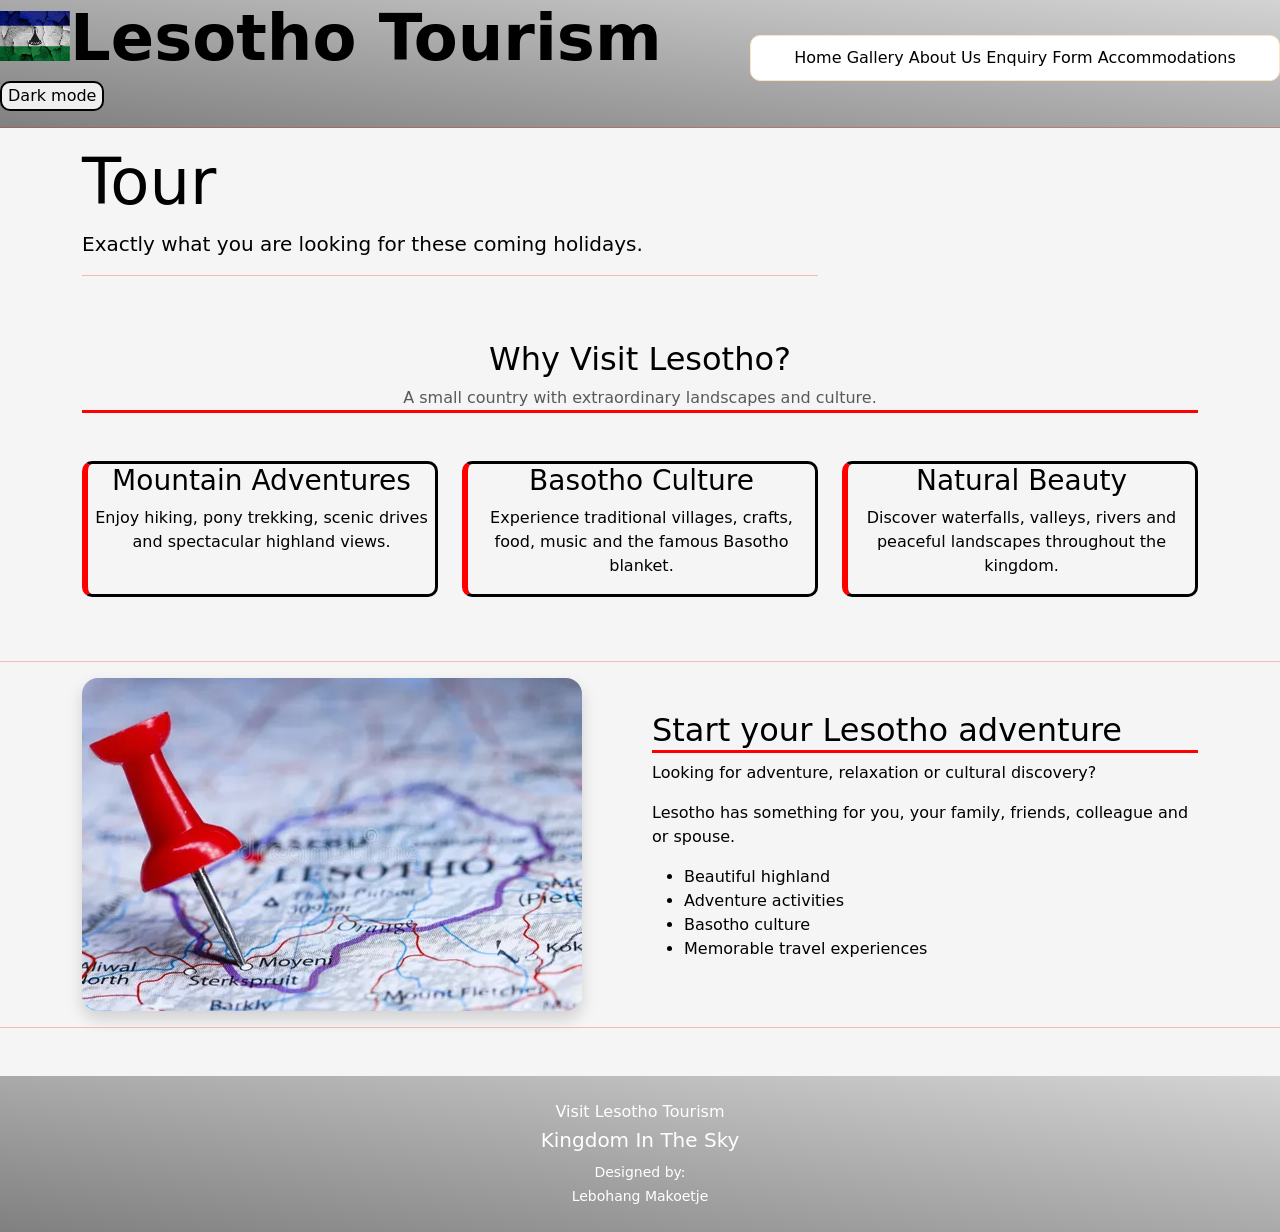
<file: index.html>
<!DOCTYPE html>
<html lang="en">
<head>
  <meta charset="UTF-8">
  <meta name="viewport" content="width=device-width, initial-scale=1.0">
  <meta name="description" content="Discover Lesotho tourism, destinations, activities and accommodation.">
  <title>Visit Lesotho | Home</title>
  <link href="https://cdn.jsdelivr.net/npm/bootstrap@5.3.3/dist/css/bootstrap.min.css" rel="stylesheet">
  <link rel="stylesheet" href="style.css">
</head>

<body>

<header>
      <h1 class="display-3 fw-bold"><img src="lesotho flag.jpg" class="logo"/>Lesotho Tourism</h1>
         <div>
          <nav class="nav-bar">
          <a href="index.html">Home</a>
          <a href="gallery.html">Gallery</a>
          <a href="about us.html">About Us</a>
          <a href="contact.html">Enquiry Form</a>
          <a href="accommodations.html">Accommodations</a>
        </nav>
       <button type="button" onclick="darkmode()">Dark mode</button>
        <hr>
      </div>
</header>
<div>
  
<main>
  <section>
    <div class="container">
      <div class="row">
        <div class="col-lg-8">
          <h4 class="display-3">Tour</h4>
          <p class="lead">Exactly what you are looking for these coming holidays.</p>
          <hr>
        </div>
      </div>
    </div>
  </section>

  <section class="py-5">
    <div class="container">
      <div class="text-center mb-5">
        <h2>Why Visit Lesotho?</h2>
        <p class="text-muted">A small country with extraordinary landscapes and culture.</p>
      </div>

      <div class="row g-4">
        <article class="col-md-4">
          <div class="feature-card h-100">
            <h3>Mountain Adventures</h3>
            <p>Enjoy hiking, pony trekking, scenic drives and spectacular highland views.</p>
          </div>
        </article>

        <article class="col-md-4">
          <div class="feature-card">
            <h3>Basotho Culture</h3>
            <p>Experience traditional villages, crafts, food, music and the famous Basotho blanket.</p>
          </div>
        </article>
        <article class="col-md-4">
          <div class="feature-card h-100">
            <h3>Natural Beauty</h3>
            <p>Discover waterfalls, valleys, rivers and peaceful landscapes throughout the kingdom.</p>
          </div>
        </article>
      </div>
    </div>
  </section>
  <hr>
  <section>
    <div class="container">
      <div class="row align-items-center g-4">
        <div class="col-lg-6">
          <img class="img-fluid rounded-4 shadow" src="Lesothomap.webp"/>
        </div>
        <div class="col-lg-6">
          <h2 class="h2">Start your Lesotho adventure</h2>
           <p>Looking for adventure, relaxation or cultural discovery?<br></p>
            <p>Lesotho has something for you, your family, friends, colleague and or spouse.</p>

          <ul class="check-list">
            <li>Beautiful highland</li>
            <li>Adventure activities</li>
            <li>Basotho culture</li>
            <li>Memorable travel experiences</li>
          </ul>
          
        </div>
      </div>
    </div>
  </section>
</main>
</div>
<hr>
  <footer class="footer mt-5">
   <div class="container py-4 text-center">
    <p class="mb-1">Visit Lesotho Tourism</p>
    
     <h5>Kingdom In The Sky</h5>
    <small>Designed by:<br>Lebohang Makoetje</small>
  </div>
</footer>

<script>
  
  function darkmode(){
    var element = document.body;
    element.classList.toggle("dark-mode");
  }
</script>
 </body>

</html>
</file>
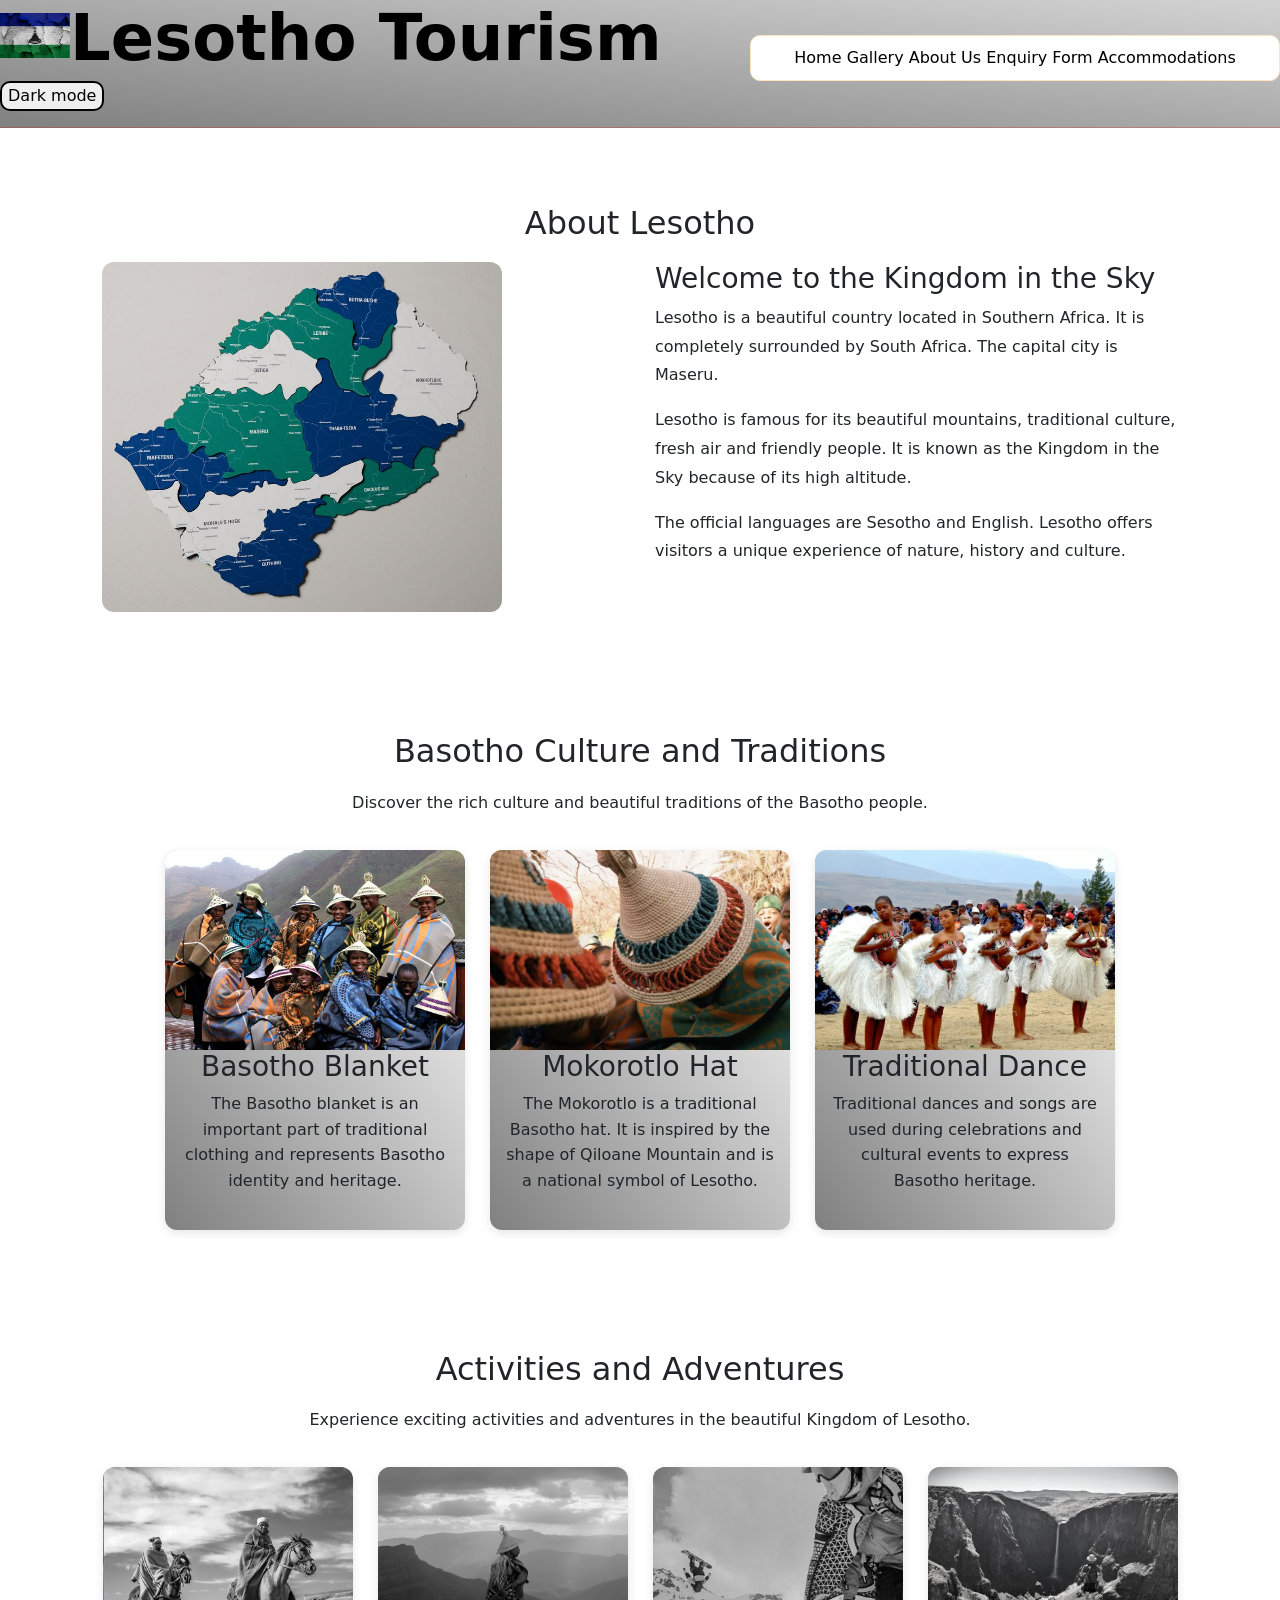
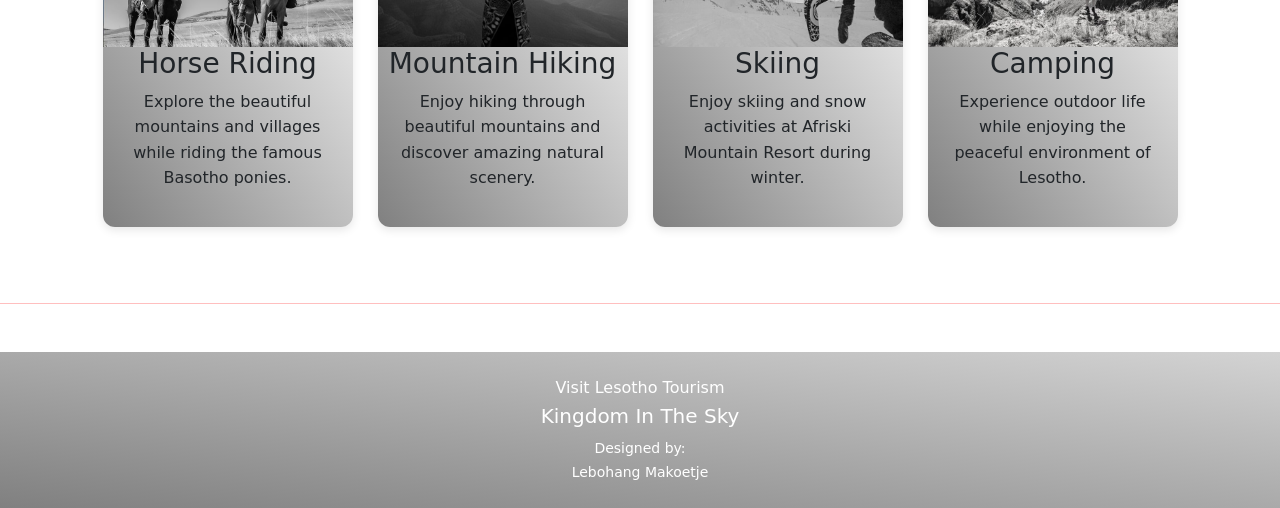
<file: about us.html>
<!DOCTYPE html>
<html lang="en">

<head>
  <meta charset="UTF-8">
  <meta name="viewport" content="width=device-width, initial-scale=1.0">
  <meta name="description" content="Discover Lesotho tourism, destinations, activities and accommodation.">
  <title>Visit Lesotho | About us</title>
  <link href="https://cdn.jsdelivr.net/npm/bootstrap@5.3.3/dist/css/bootstrap.min.css" rel="stylesheet">
  <link rel="stylesheet" href="About us.css">

</head>

<body>
<header>
      <h1 class="display-3 fw-bold"><img src="lesotho flag.jpg" class="logo"/>Lesotho Tourism</h1>
         <div>
          <nav>
          <a href="index.html">Home</a>
          <a href="gallery.html">Gallery</a>
          <a href="about us.html">About Us</a>
          <a href="contact.html">Enquiry Form</a>
          <a href="accommodations.html">Accommodations</a>
        </nav>
         <button type="button" onclick="darkmode()">Dark mode</button>
        <hr>
      </div>
</header>
 <section id="about" class="about-section">

    <h2>About Lesotho</h2>

    <div class="about-container">

        <div class="about-image">
            <img src="our map cool.jpg" alt="Lesotho Mountains">
        </div>

        <div class="about-text">
            <h3>Welcome to the Kingdom in the Sky</h3>

            <p>
                Lesotho is a beautiful country located in Southern Africa.
                It is completely surrounded by South Africa.
                The capital city is Maseru.
            </p>

            <p>
                Lesotho is famous for its beautiful mountains,
                traditional culture, fresh air and friendly people.
                It is known as the Kingdom in the Sky because
                of its high altitude.
            </p>

            <p>
                The official languages are Sesotho and English.
                Lesotho offers visitors a unique experience
                of nature, history and culture.
            </p>

        </div>

    </div>

</section>


<!-- SECTION 4: BASOTHO CULTURE AND TRADITIONS -->
<section id="culture" class="culture-section">

    <h2>Basotho Culture and Traditions</h2>

    <p class="section-intro">
        Discover the rich culture and beautiful traditions
        of the Basotho people.
    </p>

    <div class="culture-container">

        <div class="culture-card">
            <img src="blankets.jpg" alt="Basotho Blanket">
            <h3>Basotho Blanket</h3>
            <p>
                The Basotho blanket is an important part of
                traditional clothing and represents Basotho
                identity and heritage.
            </p>
        </div>

        <div class="culture-card">
            <img src="mokorotlo.jpg" alt="Mokorotlo Hat">
            <h3>Mokorotlo Hat</h3>
            <p>
                The Mokorotlo is a traditional Basotho hat.
                It is inspired by the shape of Qiloane Mountain
                and is a national symbol of Lesotho.
            </p>
        </div>

        <div class="culture-card">
            <img src="dancing.jpg" alt="Basotho Traditional Dance">
            <h3>Traditional Dance</h3>
            <p>
                Traditional dances and songs are used during
                celebrations and cultural events to express
                Basotho heritage.
            </p>
        </div>

    </div>

</section>


<!-- SECTION 5: ACTIVITIES AND ADVENTURES -->
<section id="activities" class="activities-section">

    <h2>Activities and Adventures</h2>

    <p class="section-intro">
        Experience exciting activities and adventures
        in the beautiful Kingdom of Lesotho.
    </p>

    <div class="activities-container">

        <div class="activity-card">
            <img src="horse riding.jpg" alt="Horse Riding">
            <h3>Horse Riding</h3>
            <p>
                Explore the beautiful mountains and villages
                while riding the famous Basotho ponies.
            </p>
        </div>

        <div class="activity-card">
            <img src="hiking.jpg" alt="Mountain Hiking">
            <h3>Mountain Hiking</h3>
            <p>
                Enjoy hiking through beautiful mountains
                and discover amazing natural scenery.
            </p>
        </div>

        <div class="activity-card">
            <img src="skiing e.jpg" alt="Skiing">
            <h3>Skiing</h3>
            <p>
                Enjoy skiing and snow activities at Afriski
                Mountain Resort during winter.
            </p>
        </div>

        <div class="activity-card">
            <img src="camping.jpg" alt="Camping">
            <h3>Camping</h3>
            <p>
                Experience outdoor life while enjoying
                the peaceful environment of Lesotho.
            </p>
        </div>

    </div>

</section>
<hr>
  <footer class="footer mt-5">
   <div class="container py-4 text-center">
    <p class="mb-1">Visit Lesotho Tourism</p>
    
     <h5>Kingdom In The Sky</h5>
    <small>Designed by:<br>Lebohang Makoetje</small>
  </div>
</footer>
<script>
      function darkmode(){
    var element = document.body;
    element.classList.toggle("dark-mode");
  }
</script>
</body>

</html>
</file>
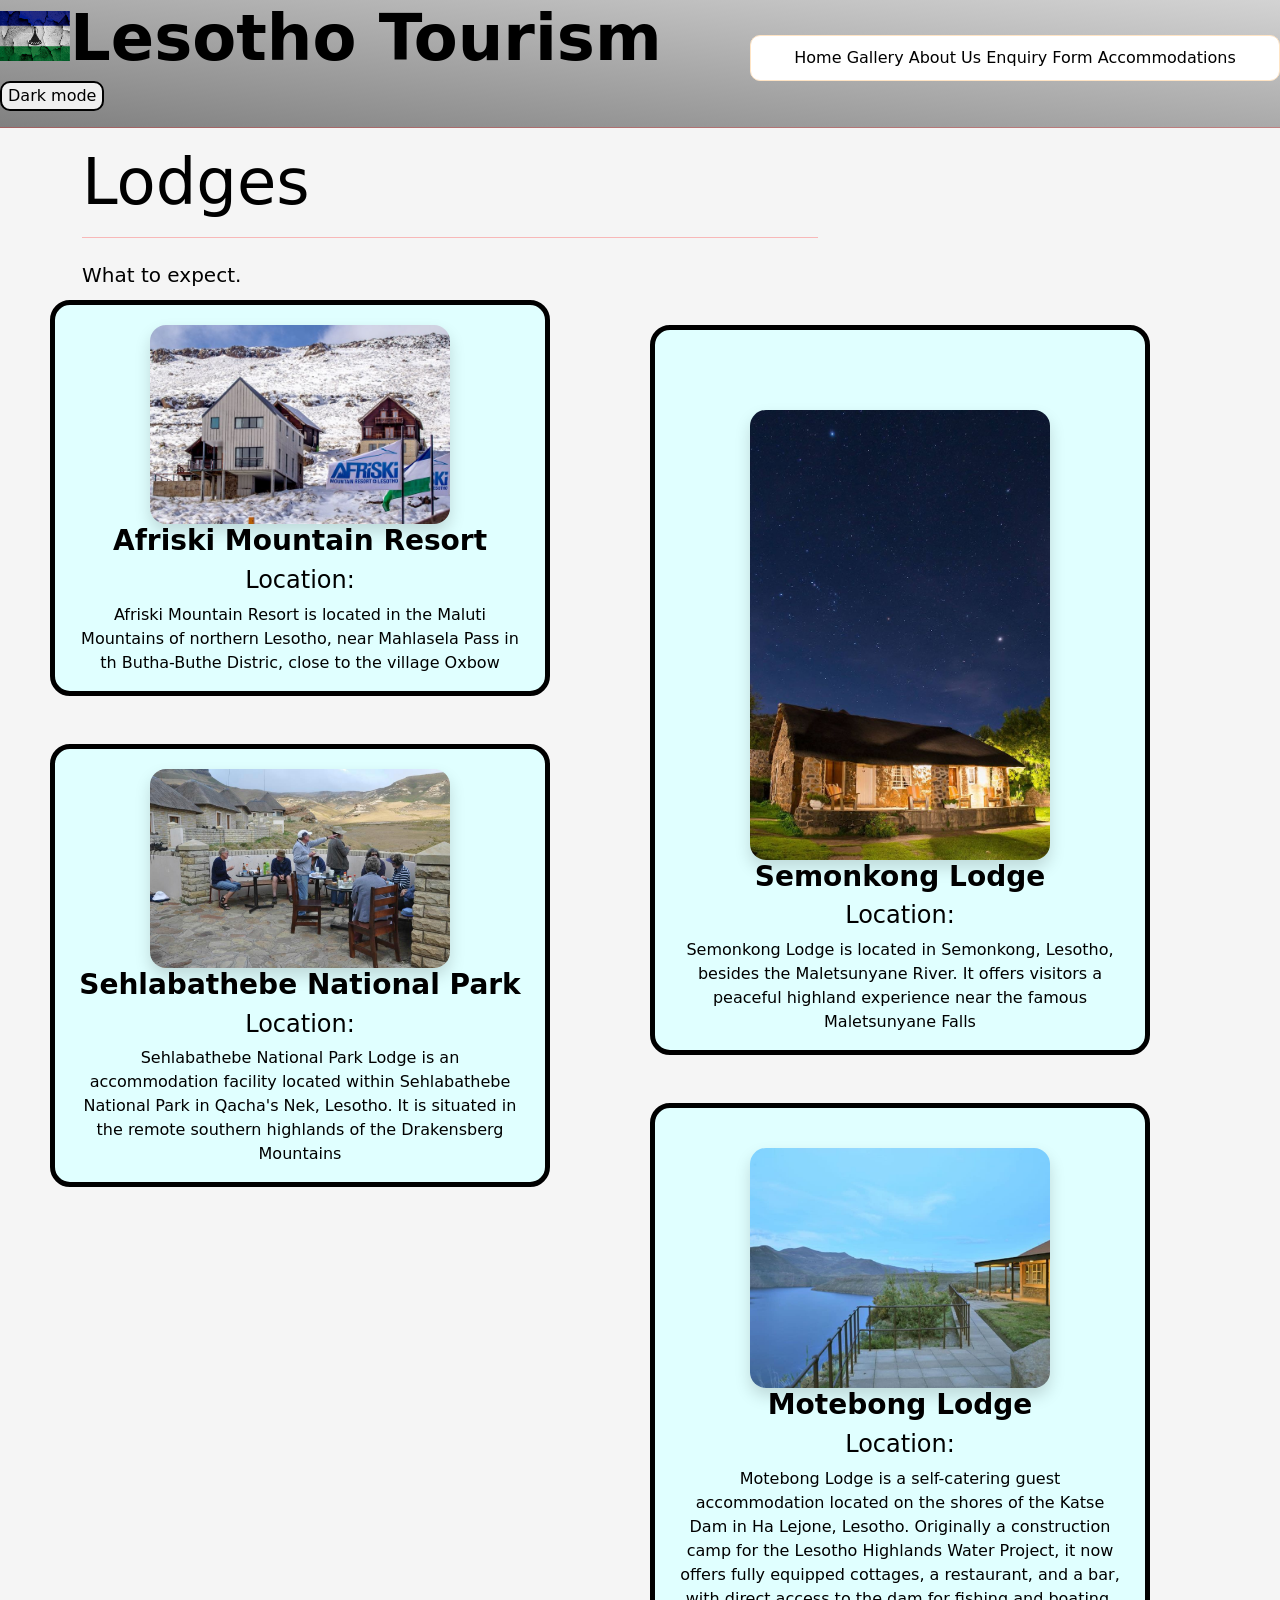
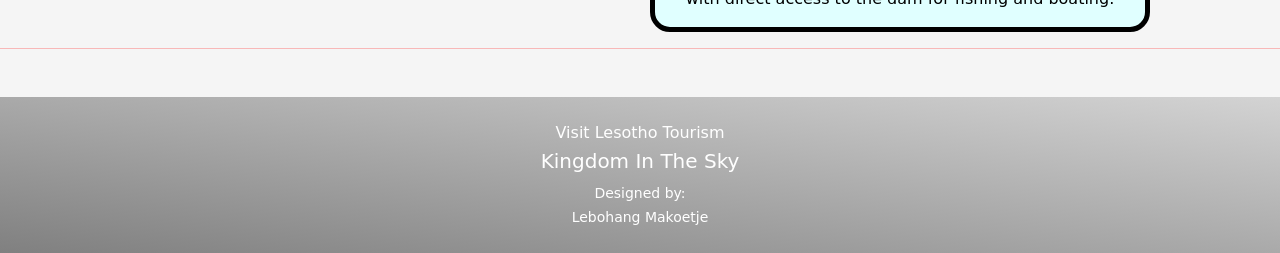
<file: accommodations.html>
<!DOCTYPE html>
<html lang="en">

<head>
  <meta charset="UTF-8">
  <meta name="viewport" content="width=device-width, initial-scale=1.0">
  <meta name="description" content="Discover Lesotho tourism, destinations, activities and accommodation.">
  <title>Visit Lesotho | Destinations</title>
  <link href="https://cdn.jsdelivr.net/npm/bootstrap@5.3.3/dist/css/bootstrap.min.css" rel="stylesheet">
  <link rel="stylesheet" href="style.css">
</head>

<body>
<header>
      <h1 class="display-3 fw-bold"><img src="lesotho flag.jpg" class="logo"/>Lesotho Tourism</h1>
         <div>
          <nav class="nav-bar">
          <a href="index.html">Home</a>
          <a href="gallery.html">Gallery</a>
          <a href="about us.html">About Us</a>
          <a href="contact.html">Enquiry Form</a>
          <a href="accommodations.html">Accommodations</a>
        </nav>
        <button type="button" onclick="darkmode()">Dark mode</button>
        <hr>
      </div>
</header>
<main>
  <section>
    <div class="container">
      <div class="row">
        <div class="col-lg-8">
          <h4 class="display-3" class="lodge">Lodges</h4>
          <hr>
          <p class="lead">What to expect.</p>
        </div>
      </div>
    </div>
  </section>

    <section class="resbig">
      <div class=res1>
        <img class="img-fluid rounded-4 shadow" src="Afriski Mountain Resort_.jfif" alt="Snow in lesotho" width="300px" height="400px" />
        <h3><strong>Afriski Mountain Resort</strong></h3>
        <h4>Location: </h4>
        <p>Afriski Mountain Resort is located in the Maluti Mountains of northern Lesotho, near Mahlasela Pass in th Butha-Buthe Distric, close to the village Oxbow</p>
         </div>
<br><br>
      <div class=res1>
       <img class="img-fluid rounded-4 shadow" src="Sehlabathebe lodge.jpg" alt="Sehlabathebe-park" width="300px" height="400px" />
         <h3><strong>Sehlabathebe National Park</strong></h3>
          <h4>Location: </h4>
            <p>Sehlabathebe National Park Lodge is an accommodation facility located within Sehlabathebe National Park in Qacha's Nek, Lesotho.  It is situated in the remote southern highlands of the Drakensberg Mountains</p>
             </div>
<br><br><br><br><br><br><br>
  <div class="res2">
      <img class="img-fluid rounded-4 shadow" src="semonkong lodge.jpg" alt="Semonkong-Lodge" width="300px" height="400px" />
        <h3><strong>Semonkong Lodge</strong></h3>
         <h4>Location: </h4>
          <p>Semonkong Lodge is located in Semonkong, Lesotho, besides the Maletsunyane River. It offers visitors a peaceful highland experience near the famous Maletsunyane Falls</p>
         </div>
         <br><br>
  <div class="res3">
      <img class="img-fluid rounded-4 shadow" src="katse dam acc.jpg" alt="Semonkong-Lodge" width="300px" height="400px" />
        <h3><strong>Motebong Lodge</strong></h3>
         <h4>Location: </h4>
          <p>Motebong Lodge is a self-catering guest accommodation located on the shores of the Katse Dam in Ha Lejone, Lesotho.  Originally a construction camp for the Lesotho Highlands Water Project, it now offers fully equipped cottages, a restaurant, and a bar, with direct access to the dam for fishing and boating.</p>
         </div>
       </section>
     </main>

    <hr>

<div>
<footer class="footer mt-5">
  <div class="container py-4 text-center">
    <p class="mb-1">Visit Lesotho Tourism</p>
    
    <h5>Kingdom In The Sky</h5>
    <small>Designed by:<br>Lebohang Makoetje</small>
  </div>
</footer>
</div>

<script>
  
  function darkmode(){
    var element = document.body;
    element.classList.toggle("dark-mode");
  }
</script>

   </body>

</html>
</file>
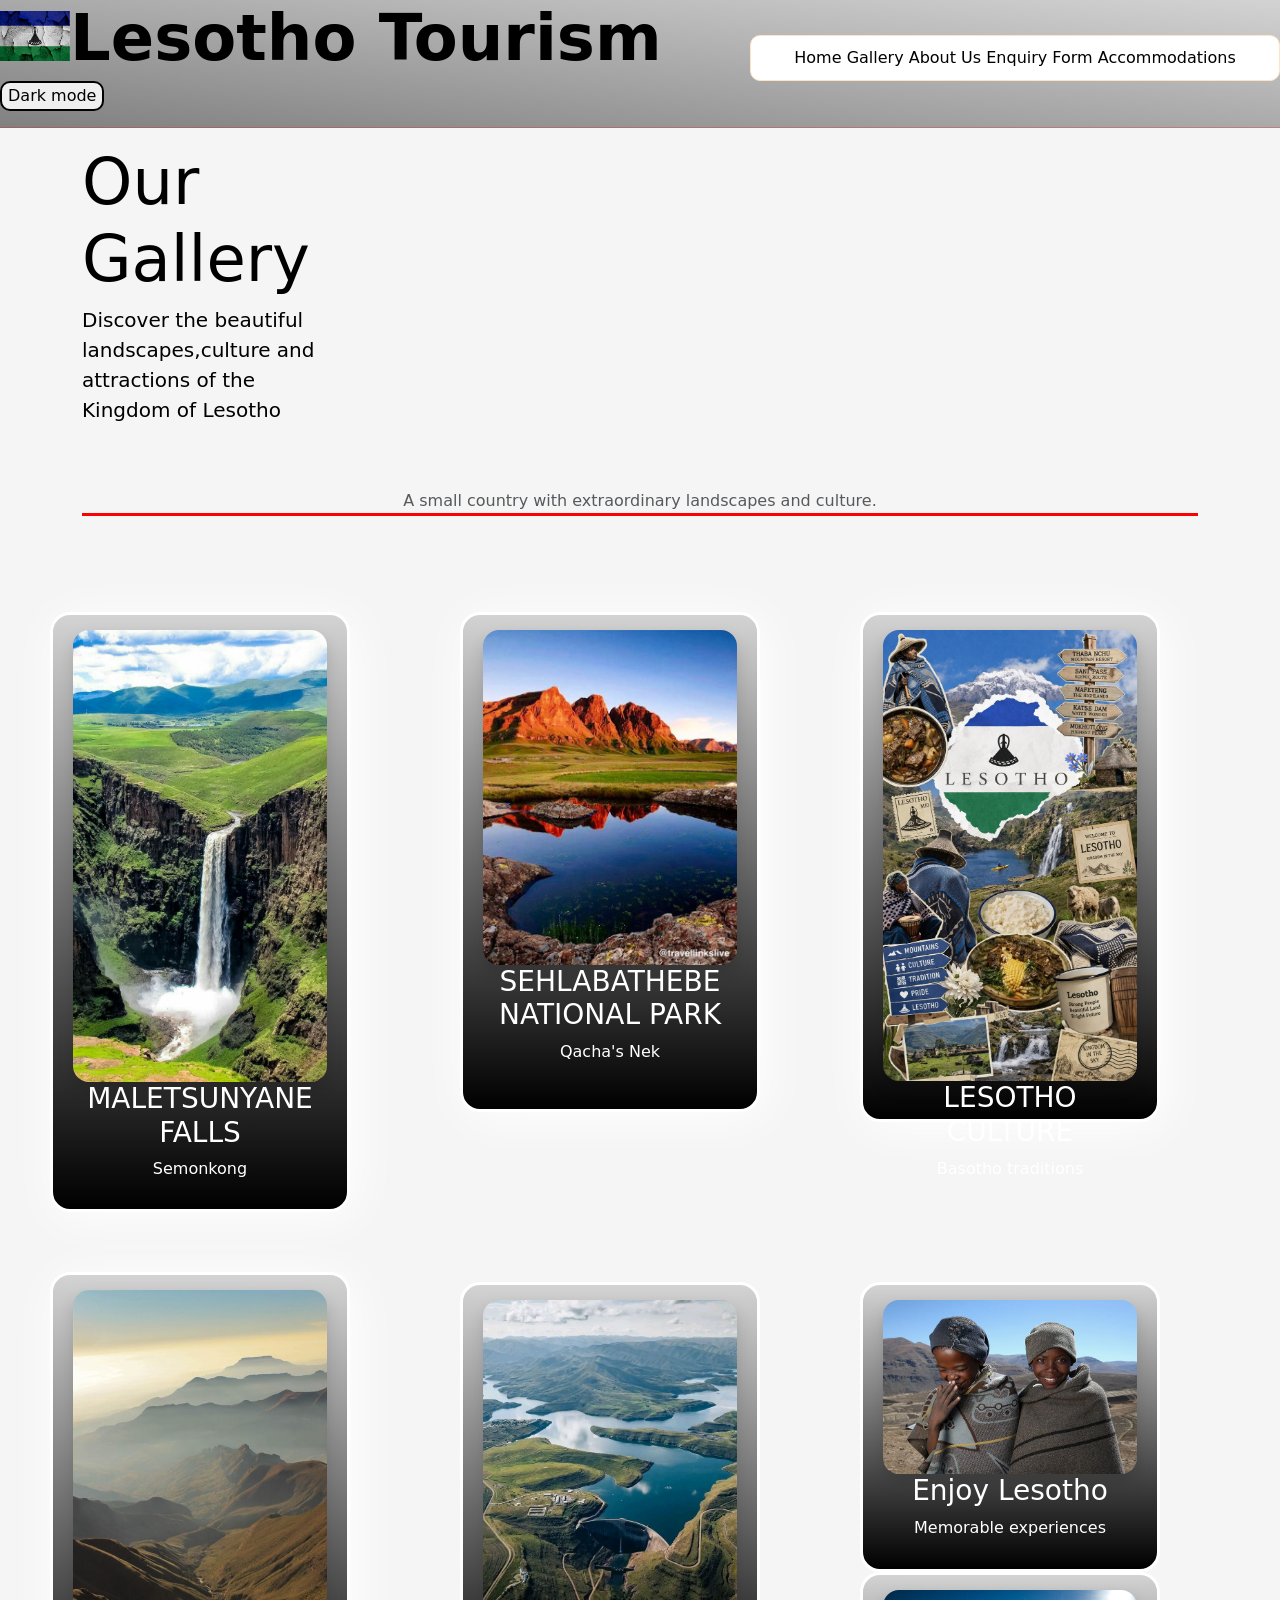
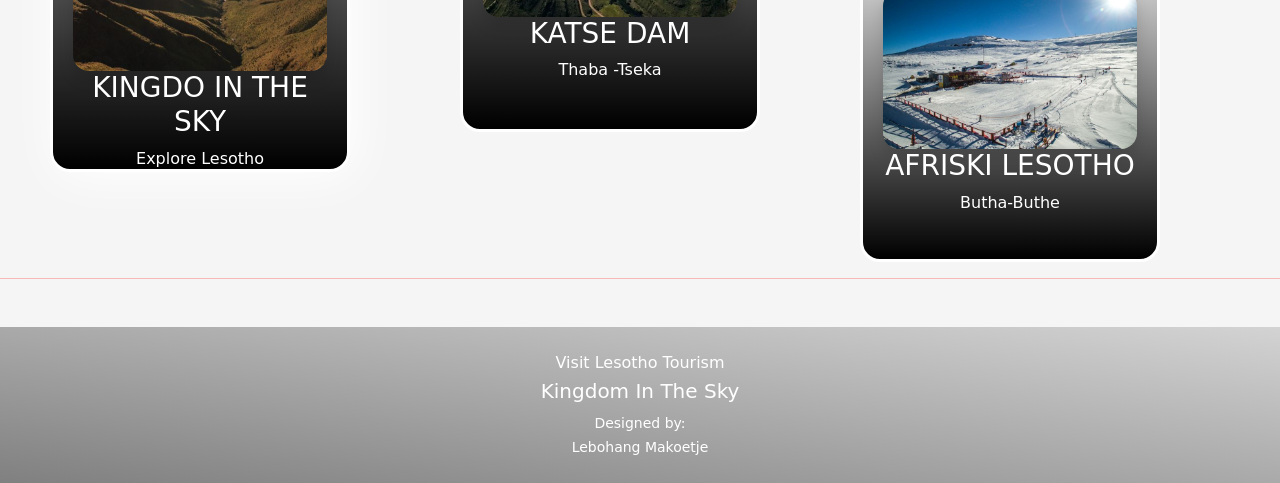
<file: gallery.html>
<!DOCTYPE html>
<html lang="en">

<head>
  <meta charset="UTF-8">
  <meta name="viewport" content="width=device-width, initial-scale=1.0">
  <meta name="description" content="Discover Lesotho tourism, destinations, activities and accommodation.">
  <title>Visit Lesotho | Home</title>
  <link href="https://cdn.jsdelivr.net/npm/bootstrap@5.3.3/dist/css/bootstrap.min.css" rel="stylesheet">
  <link rel="stylesheet" href="style.css">
</head>

<body>
<header>
      <h1 class="display-3 fw-bold"><img src="lesotho flag.jpg" class="logo"/>Lesotho Tourism</h1>
         <div>
          <nav class="nav-bar">
          <a href="index.html">Home</a>
          <a href="gallery.html">Gallery</a>
          <a href="about us.html">About Us</a>
          <a href="contact.html">Enquiry Form</a>
          <a href="accommodations.html">Accommodations</a>
        </nav>
        <button type="button" onclick="darkmode()">Dark mode</button>
        <hr>
      </div>
</header>

<main class="bdy">
  <section>
    <div class="container">
      <div class="row g-4">
        <article class="col-12 col-md-6 col-lg-4">
         <div class="col-lg-8">
          <h4 class="display-3"> Our Gallery</h4>
           <p class="lead">Discover the beautiful landscapes,culture and attractions of the Kingdom of Lesotho</p>
        </div>
      </div>
    </div>
  </section>

  <section class="py-5">
    <div class="container">
      <div class="text-center mb-5">
        <p class="text-muted">A small country with extraordinary landscapes and culture.</p>
      </div>
      </div>
    </section>

    <section class="images">
      <div class="gal1">
       <img class="img-fluid rounded-4 shadow" src="Maletsunyane Falls.jpg"alt="Malestunyane Falls in Semonkong" width="300px" height="400px" class="img" />
        <h3>MALETSUNYANE FALLS</h3>
         <p>Semonkong</p>
         </div>

          <div class="gal2">
            <img class="img-fluid rounded-4 shadow" src="Sehlabathebe National Park.jpg" alt="Mountain scenery in Sehlabathebe National Park" width="300px" height="373.771px" class="img" />
              <h3>SEHLABATHEBE NATIONAL PARK</h3>
               <p>Qacha's Nek</p>
                </div>
</section>

    <section class="images2">
      <div>
      <div class="gal3">
       <img class="img-fluid rounded-4 shadow" src="LESOTHO.jpg" alt="Beautiful scenery in Lesotho" width="300px" height="400px" class="img" />
        <h3>LESOTHO CULTURE</h3>
        <p>Basotho traditions</p>
         </div>

          <div class="gal4">
            <img class="img-fluid rounded-4 shadow" src="arrivalsandepartures.jpg" alt="Lesotho tourism and travel scenery" width="300px" height="373.771px" class="img" />
              <h3>KINGDO IN THE SKY</h3>
               <p>Explore Lesotho</p>
                </div>
        
           <div class="gal5">
             <img class="img-fluid rounded-4 shadow" src="katse dam.jpg" width="300px" height="500px" class="img" alt="Katse Dam surrounded by mountains" />
             <h3>KATSE DAM</h3>
              <p>Thaba -Tseka</p>
               </div>

          <div class="gal6">
             <img class="img-fluid rounded-4 shadow" src="joy.jpg" width="300px" height="500px" class="img" />
             <h3>Enjoy Lesotho </h3>
             <p>Memorable experiences</p>
           </div>
          <div class="gal7">
             <img class="img-fluid rounded-4 shadow" src="afriski t.jpg" width="300px" height="500px" class="img" />
             <h3>AFRISKI LESOTHO</h3>
             <p>Butha-Buthe</p>
           </div>

      </section>
    </article>
  </main>
</div>
<hr>
  <footer class="footer mt-5">
   <div class="container py-4 text-center">
    <p class="mb-1">Visit Lesotho Tourism</p>
    
     <h5>Kingdom In The Sky</h5>
    <small>Designed by:<br>Lebohang Makoetje</small>
  </div>
</footer>
<script>
  
  function darkmode(){
    var element = document.body;
    element.classList.toggle("dark-mode");
  }
</script>

</body>

</html>
</file>
<file: style.css>
body{
    background-color: whitesmoke;
    color: black;
}
.dark-mode{
    background-color: black;
    color: white;
}
button{
    border-radius: 10px;
    border: 2px solid black;
    color:black;
}

header{
    color: black;
    background-image: linear-gradient(to top right,grey,lightgrey);
}

h1{
    color: black;
}
h4{
    color: black;
}
.h2{
    border-bottom: 3px solid red;
}
hr{ 
    align-items: center;
    color: red;
    width: 100%;
    height: 5%;
}
.text-muted{
    border: 3px;
    border-bottom: 3px solid red;
}
nav{
    margin-left: 750px;
    margin-top: -50px;
    background-color: white;
    border: 1px solid bisque;
    border-radius: 10px;
    padding-top: 10px;
    padding-bottom: 10px;
    text-align: center;
}
a{
    color: black;
    text-decoration: none;
    transition: 0.3s;
}
a:hover{
  color: red;
  transform: scale(1.04);
}
.lead{
    color: black;
}
{
    background-color: whitesmoke;
    padding-bottom: 350px;
}
.plan{
    color: black;
}

.logo{
    width: 70px;
    height: 50px;
    margin-top: -13px;
}

.feature-card{
   
    border-left: 6px solid red;
    border-right: 3px solid black;
    border-top: 3px solid black;
    border-bottom: 3px solid black;
    border-radius: 10px;
    text-align: center;
    transition: 0.3s;
     
}
.feature-card:hover {
    background-color: lightgrey;
    transform: translateY(-10px);
    box-shadow: 0px 20px 50px;

}

.trans{
    background-color: lightslategrey;
    height: 200px;
    width: 100px;
    transition: width 2s;

}
.trans:hover {
    width: 400px;
    height: 100px;
}
footer{
    color: white;
    background-image: linear-gradient(to top right,grey,lightgrey);
}
.res1{
    border: 5px solid black;
    border-radius: 20px;
    background-color: lightcyan;
    width: 500px;
    text-align: center;
    padding-top: 20px;
    margin-left: 50px;
    padding-left: 20px;
    padding-right: 20px;

}
.res2{
    border: 5px solid black;
    border-radius: 20px;
    background-color: lightcyan;
    width: 500px;
    text-align: center;
    padding-top: 80px;
    margin-left: 650px;
    margin-top: -1030px;
    padding-bottom: ;
    padding-left: 20px;
    padding-right: 20px;
}
.res3{
    border: 5px solid black;
    border-radius: 20px;
    background-color: lightcyan;
    width: 500px;
    text-align: center;
    padding-top: 40px;
    margin-left: 650px;
    padding-bottom: ;
    padding-left: 20px;
    padding-right: 20px;
}

.resbig{
    text-align: center;
}

.container-1{
    margin-bottom: 100px;
    margin-left: 100px;
    width: 500px;
    height: 100%;
    border: 3px solid black;
    border-radius: 10px;
    text-align: center;
    box-shadow: 5px 10px 50px;
}
.container-2{
    margin-top: -590px;
   
    margin-left: 700px;
    width: 500px;
    height: 100%;
    border: 3px solid black;
    border-radius: 10px;
    text-align: center;
    box-shadow: 5px 10px 50px;
}
.form-title{
     background-image: linear-gradient(to top right, cyan,lightcyan);
     border-radius: 10px;
     width: 100%;
}

.button2, .button1{
    color: white;
    width: 150px;
    border-radius: 15px;
    border: 3px solid white;
    background-color: black;
}
.hr2{
    color: black;
}
.img{
    box-shadow: 5px 5px 50px; 
}
.gal1{
    margin-left: 50px;
    box-shadow: 5px 5px 50px;
    border: 3px solid; 
    border-radius: 20px;
    width: 300px;
    height: 600px;
    padding-left: 20px;
    padding-right: 20px;
    padding-top: 15px;
    background-image: linear-gradient(to top,black,lightgrey);
    text-align: center;
    color: white;
    transition: 0.3s;
}
.gal2{
    margin-left: 460px;
    margin-top: -600px;
    box-shadow: 5px 5px 50px;
    border: 3px solid; 
    border-radius: 20px;
    width: 300px;
    height: 500px;
    padding-left: 20px;
    padding-right: 20px;
    padding-top: 15px;
    padding-bottom: -10px;
    background-image: linear-gradient(to top,black,lightgrey);
    text-align: center;
    color: white;
    transition: 0.3s;
}
.gal3{
    margin-left: 860px;
    margin-top: -500px;
    box-shadow: 5px 5px 50px;
    border: 3px solid; 
    border-radius: 20px;
    width: 300px;
    height: 510px;
    padding-left: 20px;
    padding-right: 20px;
    padding-top: 15px;
    padding-bottom: 20px;
    background-image: linear-gradient(to top,black,lightgrey);
    text-align: center;
    color: white;
    transition: 0.3s;
}
.gal4{
    margin-top: 150px;
    margin-left: 50px;
    box-shadow: 5px 5px 50px;
    border: 3px solid; 
    border-radius: 20px;
    width: 300px;
    height: 500px;
    padding-left: 20px;
    padding-right: 20px;
    padding-top: 15px;
    padding-bottom: -10px;
    background-image: linear-gradient(to top,black,lightgrey);
    text-align: center;
    color: white;
    transition: 0.3s;
}
.gal5{
    margin-left: 460px;
    margin-top: -490px;
    
    border: 3px solid; 
    border-radius: 20px;
    width: 300px;
    height: 450px;
    padding-left: 20px;
    padding-right: 20px;
    padding-top: 15px;
    padding-bottom: -10px;
    background-image: linear-gradient(to top,black,lightgrey);
    text-align: center;
    color: white;
    transition: 0.3s;
}
.gal6{
    margin-left: 860px;
    margin-top: -450px;
    border: 3px solid;
    border-radius: 20px;
    width: 300px;
    height: 290px;
    box-shadow: 5px 5px 50%;
    padding-left: 20px;
    padding-right: 20px;
    padding-top: 15px;
    padding-bottom: -10px;
    background-image: linear-gradient(to top,black,lightgrey);
    text-align: center;
    color: white;
    transition: 0.3s;
}
.gal7{
    margin-left: 860px;
    margin-top: px;
    border: 3px solid;
    border-radius: 20px;
    width: 300px;
    height: 290px;
    box-shadow: 5px 5px 50%;
    padding-left: 20px;
    padding-right: 20px;
    padding-top: 15px;
    padding-bottom: -10px;
    background-image: linear-gradient(to top,black,lightgrey);
    text-align: center;
    color: white;
    transition: 0.3s;
}

.gal1:hover {
    transform: scale(1.10);
}

.gal2:hover {
    transform: scale(1.10);
}

.gal3:hover {
    transform: scale(1.10);
}

.gal4:hover {
    transform: scale(1.10);
}

.gal5:hover {
    transform: scale(1.10);
}

.gal6:hover {
    transform: scale(1.10);
}
.gal7:hover {
    transform: scale(1.10);
}

@media (max-width: 768px) {

    .culture-card,
    .activity-card {
        width: 100%;
    }
    .res3{
        text-align: center;
        width: 100%;
        margin: 0px;
    }
    section {
        padding: 40px 5%;
    }

    section h2 {
        font-size: 26px;
    }
  .nav-bar{
    margin: 0px;
  }
  button{
    margin-left: 100px;
  }
.gal1{
    margin: 0;
}
.gal2{
    margin: 0;
}
.gal3{
    margin: 0;

}
.gal4{
   margin: 0;

}
.gal5{
   margin: 0;

}
.gal6{
   margin: 0;
}
.gal7{
    margin: 0;
}
.container-1{
    margin: 0px;
    width: 100%;
}

.container-2{
    margin: 0px;
    width: 100%;
}
.button1{
   margin-right: 100px; 
}
.button2{
   margin-right: 100px; 
}
.res1{
    width: 100%;
    margin: 0px;
}
.res2{
    width: 100%;
    margin: 0px;
}
.container{
    text-align: center;
}
}
</file>
<file: About us.css>
html{
   background-color:;
}
button{
    border-radius: 10px;
    border: 2px solid black;
    color: black;
}
button:hover{
    color: red;
}
.dark-mode{
    background-color: black;
    color: white;
}
header{
    color: black;
    background-image: linear-gradient(to top right,grey,lightgrey);
}

h1{
    color: black;
    
}
.h2{
    border-bottom: 3px solid red;
}
hr{ 
    align-items: center;
    color: red;
    width: 100%;
    height: 5%;
}
.text-muted{
    border: 3px;
    border-bottom: 3px solid red;
}
a{  
    color: black;
    text-decoration: none;
    transition: 0.3s;
}
a:hover{
    color: red;
    transform: scale(1.04);
}
nav{
    text-align:;
    margin-left: 750px;
    margin-top: -50px;
    background-color: white;
    border: 1px solid bisque;
    border-radius: 10px;
    padding-top: 10px;
    padding-bottom: 10px;
    text-align: center;
}

.lead{

}
main{
   
    padding-bottom: 350px;
}
.plan{
    color: black;
}

.logo{
    width: 70px;
    height: 45px;
    margin-top: -13px;
}

.feature-card{
   
     border-left: 6px solid red;
     border-right: 3px solid black;
     border-top: 3px solid black;
     border-bottom: 3px solid black;
     border-radius: 10px;
     text-align: center;
     box-shadow: 0px 20px 50px;
     
}

section {
    padding: 60px 8%;
}

section h2 {
    text-align: center;
    
    font-size: 32px;
    margin-bottom: 20px;
}

.section-intro {
    text-align: center;
    margin-bottom: 35px;
}


/* SECTION 2: ABOUT LESOTHO */

.about-section {
    
}

.about-container {
    display: flex;
    align-items: ;
    gap: 30px;
}

.about-image {
    flex: 1;
    transition: 0.3s;
}
.about-image:hover {
    transform: scale(1.10);
}

.about-image img {
    width: 400px;
    height: 350px;
    
    border-radius: 12px;
}

.about-text {
    flex: 1;
}

.about-text h3 {
   
    
}

.about-text p {
        line-height: 1.8;
}


/* SECTION 4: CULTURE */

.culture-section {
    flex-wrap: column;
}

.culture-container {
    display: flex;
    justify-content: center;
    gap: 25px;
    flex-wrap: wrap;
}

.culture-card {
    width: 300px;
    background-image: linear-gradient(to top right,grey,white);
    border-radius: 12px;
    overflow: hidden;
    text-align: center;
    box-shadow: 0 3px 10px rgba(0,0,0,0.1);
    transition: 0.3s;
}

.culture-card:hover {
    transform: translateY(-8px);
}

.culture-card img {
    width: 100%;
    height: 200px;
    object-fit: cover;
}

.culture-card h3 {

}

.culture-card p {
    padding: 0 15px 20px;
    line-height: 1.6;
}


/* SECTION 5: ACTIVITIES */

.activities-section {
   
}

.activities-container {
    display: flex;
    justify-content: center;
    flex-wrap: wrap;
    gap: 25px;
}

.activity-card {
    width: 250px;
    background-image: linear-gradient(to top right,grey,white);
    border-radius: 12px;
    overflow: hidden;
    text-align: center;
    box-shadow: 0 3px 10px rgba(0,0,0,0.1);
    transition: 0.3s;
}

.activity-card:hover {
    transform: scale(1.04);
}

.activity-card img {
    width: 100%;
    height: 180px;
    object-fit: cover;
}

.activity-card h3 {
    
}

.activity-card p {
    padding: 0 15px 20px;
    line-height: 1.6;
}

footer{
    color: white;
    background-image: linear-gradient(to top right,grey,lightgrey);
}
/* MOBILE RESPONSIVENESS */

@media (max-width: 768px) {

    .about-container {
        flex-direction: column;
    }

    .culture-card,
    .activity-card {
        width: 100%;
    }
    nav{
        flex-direction: column;
    }

    section {
        padding: 40px 5%;
    }

    section h2 {
        font-size: 26px;
    }
  
}
</file>
